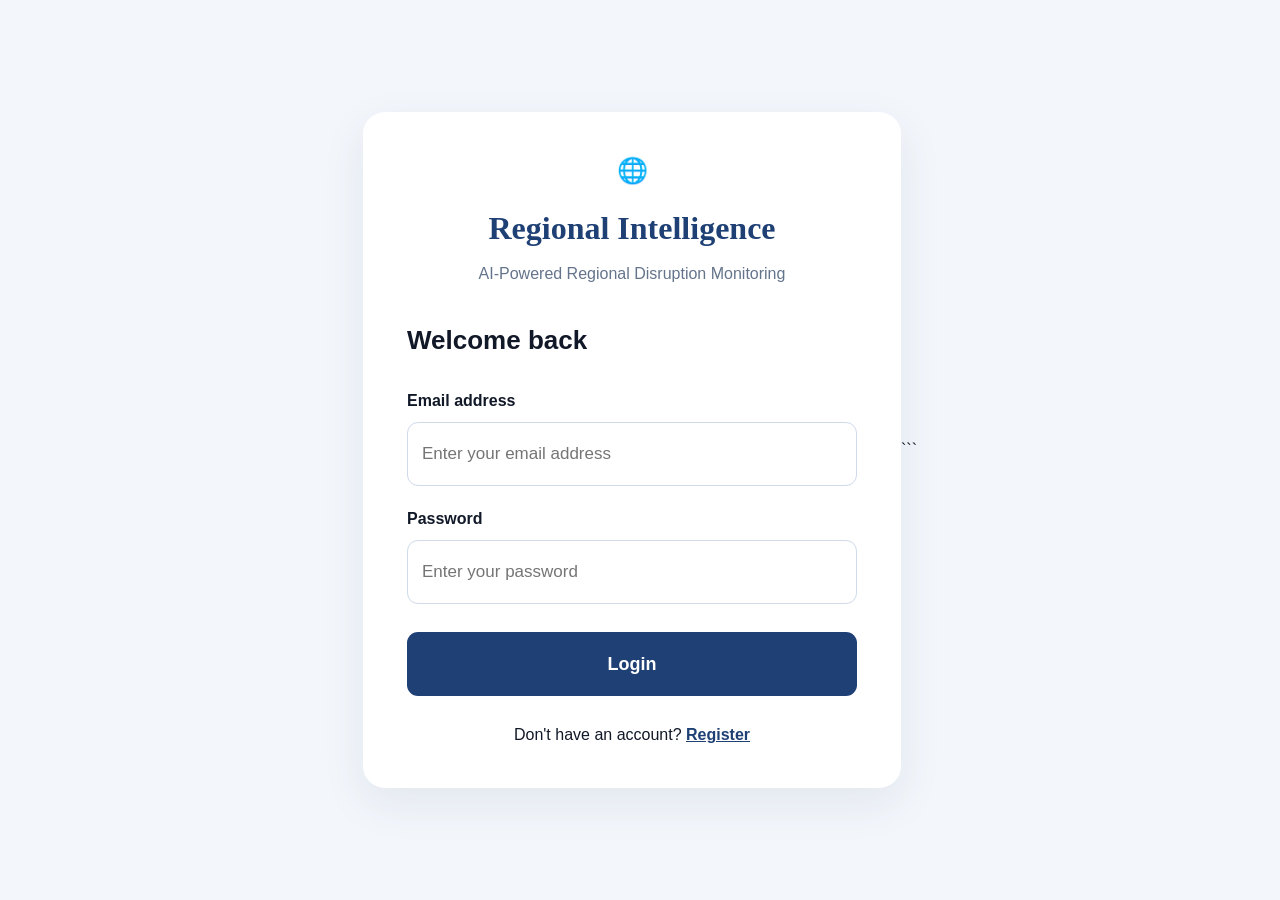
<file: frontend/login.html>
<!-- 
<!DOCTYPE html>
<html lang="en">
<head>
  <meta charset="UTF-8">
  <meta name="viewport" content="width=device-width, initial-scale=1.0">
  <title>Regional Intelligence | Login</title>
  <link rel="preconnect" href="https://fonts.googleapis.com">
  <link href="https://fonts.googleapis.com/css2?family=DM+Serif+Display&family=Inter:wght@400;500;600;700&display=swap" rel="stylesheet">
  <link rel="stylesheet" href="stylenew.css">
  <style>
    body {
      min-height: 100vh;
      display: grid;
      place-items: center;
      background: #f4f7fb;
      font-family: Inter, sans-serif;
      padding: 24px;
    }
    .auth-card {
      width: 100%;
      max-width: 430px;
      background: white;
      padding: 36px;
      border-radius: 16px;
      box-shadow: 0 12px 40px #1b3a6b18;
    }
    .auth-brand { text-align: center; margin-bottom: 28px; }
    .auth-brand i { font-size: 34px; color: #1b3a6b; }
    .auth-brand h1 {
      font-family: "DM Serif Display", serif;
      color: #1b3a6b;
      font-size: 27px;
      margin: 12px 0 6px;
    }
    .auth-brand p { color: #68758a; font-size: 13px; }
    .auth-card h2 { font-size: 21px; margin-bottom: 22px; }
    .auth-card label {
      display: block; font-size: 13px; font-weight: 600;
      margin: 16px 0 7px;
    }
    .auth-card input {
      box-sizing: border-box; width: 100%; padding: 12px;
      border: 1px solid #d8deea; border-radius: 8px;
      font: inherit; outline-color: #1b3a6b;
    }
    .auth-card button {
      width: 100%; margin-top: 22px; padding: 13px;
      border: 0; border-radius: 8px; background: #1b3a6b;
      color: white; font: inherit; font-weight: 600; cursor: pointer;
    }
    .auth-card button:disabled { opacity: .6; cursor: wait; }
    .auth-switch { text-align: center; font-size: 13px; margin-top: 20px; }
    .auth-switch a { color: #1b3a6b; font-weight: 600; cursor: pointer; }
    #message { font-size: 13px; margin-top: 14px; overflow-wrap: anywhere; }
  </style>
</head>
<body>
  <section class="auth-card">
    <div class="auth-brand">
      <i class="fa-solid fa-globe"></i>
      <h1>Regional Intelligence</h1>
      <p>AI-Powered Regional Disruption Monitoring</p>
    </div>

    <h2 id="form-title">Welcome back</h2>

    <form id="auth-form">
      <label for="email">Email address</label>
      <input id="email" type="email" autocomplete="email" required>

      <label for="password">Password</label>
      <input id="password" type="password" minlength="8"
             autocomplete="current-password" required>

      <button id="submit-btn" type="submit">Login</button>
    </form>

    <p id="message" role="status"></p>

    <p class="auth-switch">
      <span id="switch-text">Don't have an account?</span>
      <a href="#" id="switch-mode">Register</a>
    </p>
  </section>

  <script src="https://cdnjs.cloudflare.com/ajax/libs/font-awesome/6.5.0/js/all.min.js"></script>
  <script>
    const API = "http://127.0.0.1:8000";
    let isRegister = false;

    const form = document.getElementById("auth-form");
    const title = document.getElementById("form-title");
    const button = document.getElementById("submit-btn");
    const message = document.getElementById("message");
    const password = document.getElementById("password");
    const switchText = document.getElementById("switch-text");
    const switchMode = document.getElementById("switch-mode");

    switchMode.addEventListener("click", (event) => {
      event.preventDefault();
      isRegister = !isRegister;

      title.textContent = isRegister ? "Create your account" : "Welcome back";
      button.textContent = isRegister ? "Register" : "Login";
      switchText.textContent = isRegister
        ? "Already have an account?"
        : "Don't have an account?";
      switchMode.textContent = isRegister ? "Login" : "Register";
      password.autocomplete = isRegister ? "new-password" : "current-password";
      message.textContent = "";
    });

    form.addEventListener("submit", async (event) => {
      event.preventDefault();
      button.disabled = true;
      message.textContent = "Please wait...";
      message.style.color = "#68758a";

      const email = document.getElementById("email").value.trim();
      const pass = password.value;

      try {
        let response;

        if (isRegister) {
          response = await fetch(`${API}/auth/register`, {
            method: "POST",
            headers: { "Content-Type": "application/json" },
            body: JSON.stringify({ email, password: pass })
          });
        } else {
          const data = new URLSearchParams();
          data.set("username", email);
          data.set("password", pass);

          response = await fetch(`${API}/auth/login`, {
            method: "POST",
            headers: {
              "Content-Type": "application/x-www-form-urlencoded"
            },
            body: data
          });
        }

        const result = await response.json();

        if (!response.ok) {
          throw new Error(result.detail || result.message || "Request failed.");
        }

        if (isRegister) {
          message.style.color = "green";
          message.textContent = "Registration successful. You can now log in.";
          isRegister = false;
          title.textContent = "Welcome back";
          button.textContent = "Login";
          switchText.textContent = "Don't have an account?";
          switchMode.textContent = "Register";
          password.value = "";
          password.autocomplete = "current-password";
        } else {
          localStorage.setItem("access_token", result.access_token);
          localStorage.setItem("user", JSON.stringify(result.user));
          window.location.replace("index.html");
        }
      } catch (error) {
        message.style.color = "#c62828";
        message.textContent =
          error.message.includes("Failed to fetch")
            ? "Cannot connect to the backend. Check that FastAPI is running."
            : error.message;
      } finally {
        button.disabled = false;
      }
    });
  </script>
</body>
</html>
``` -->


<!DOCTYPE html>
<html lang="en">
<head>
    <meta charset="UTF-8">
    <meta name="viewport" content="width=device-width, initial-scale=1.0">
    <title>Regional Intelligence - Login</title>

    <style>
        * {
            box-sizing: border-box;
        }

        body {
            margin: 0;
            min-height: 100vh;
            display: flex;
            justify-content: center;
            align-items: center;
            background: #f3f6fb;
            font-family: Arial, Helvetica, sans-serif;
            color: #111827;
            padding: 24px;
        }

        .container {
            width: 100%;
            max-width: 538px;
            background: white;
            padding: 44px;
            border-radius: 22px;
            box-shadow: 0 15px 45px rgba(30, 58, 95, 0.08);
        }

        .brand {
            text-align: center;
            margin-bottom: 42px;
        }

        .brand-icon {
            font-size: 25px;
            margin-bottom: 25px;
        }

        .brand h1 {
            color: #1e4075;
            font-family: Georgia, serif;
            font-size: 32px;
            margin: 0 0 18px;
        }

        .brand p {
            color: #64748b;
            font-size: 16px;
            margin: 0;
        }

        h2 {
            font-size: 26px;
            margin: 0 0 36px;
        }

        .field {
            margin-bottom: 24px;
        }

        label {
            display: block;
            font-size: 16px;
            font-weight: 600;
            margin-bottom: 12px;
        }

        input {
            width: 100%;
            height: 64px;
            padding: 14px;
            border: 1px solid #cfdaea;
            border-radius: 11px;
            font-size: 17px;
            outline: none;
        }

        input:focus {
            border-color: #1e4075;
            box-shadow: 0 0 0 3px rgba(30, 64, 117, 0.1);
        }

        button {
            width: 100%;
            height: 64px;
            border: none;
            border-radius: 11px;
            background: #1e4075;
            color: white;
            font-size: 18px;
            font-weight: 600;
            cursor: pointer;
            margin-top: 4px;
        }

        button:hover {
            background: #17345f;
        }

        button:disabled {
            opacity: 0.65;
            cursor: not-allowed;
        }

        .message {
            margin-top: 20px;
            font-size: 15px;
            line-height: 1.5;
            overflow-wrap: anywhere;
        }

        .success {
            color: #15803d;
        }

        .error {
            color: #b91c1c;
        }

        .switch {
            text-align: center;
            margin-top: 30px;
            font-size: 16px;
        }

        .switch a {
            color: #1e4075;
            font-weight: 600;
            cursor: pointer;
            text-decoration: underline;
        }

        .hidden {
            display: none;
        }

        @media (max-width: 560px) {
            .container {
                padding: 28px 22px;
            }

            .brand h1 {
                font-size: 27px;
            }
        }
    </style>
</head>

<body>
    <main class="container">
        <header class="brand">
            <div class="brand-icon">🌐</div>
            <h1>Regional Intelligence</h1>
            <p>AI-Powered Regional Disruption Monitoring</p>
        </header>

        <!-- LOGIN FORM -->
        <section id="login-section">
            <h2>Welcome back</h2>

            <form id="login-form" novalidate>
                <div class="field">
                    <label for="login-email">Email address</label>
                    <input
                        type="email"
                        id="login-email"
                        name="email"
                        placeholder="Enter your email address"
                        autocomplete="email"
                        maxlength="254"
                        required
                    >
                </div>

                <div class="field">
                    <label for="login-password">Password</label>
                    <input
                        type="password"
                        id="login-password"
                        name="password"
                        placeholder="Enter your password"
                        autocomplete="current-password"
                        required
                    >
                </div>

                <button type="submit" id="login-button">Login</button>
                <div id="login-message" class="message" role="status" aria-live="polite"></div>
            </form>

            <div class="switch">
                Don't have an account?
                <a href="#" id="show-register">Register</a>
            </div>
        </section>

        <!-- REGISTRATION FORM -->
        <section id="register-section" class="hidden">
            <h2>Create account</h2>

            <form id="register-form" novalidate>
                <div class="field">
                    <label for="register-email">Email address</label>
                    <input
                        type="email"
                        id="register-email"
                        name="email"
                        placeholder="Enter your email address"
                        autocomplete="email"
                        maxlength="254"
                        required
                    >
                </div>

                <div class="field">
                    <label for="register-password">Password</label>
                    <input
                        type="password"
                        id="register-password"
                        name="password"
                        placeholder="Create a password"
                        autocomplete="new-password"
                        minlength="8"
                        required
                    >
                </div>

                <div class="field">
                    <label for="confirm-password">Confirm password</label>
                    <input
                        type="password"
                        id="confirm-password"
                        name="confirm-password"
                        placeholder="Re-enter your password"
                        autocomplete="new-password"
                        required
                    >
                </div>

                <button type="submit" id="register-button">Register</button>
                <div id="register-message" class="message" role="status" aria-live="polite"></div>
            </form>

            <div class="switch">
                Already have an account?
                <a href="#" id="show-login">Login</a>
            </div>
        </section>
    </main>

    <script>
        // Local development backend.
        // For deployment, replace this with your deployed Render backend URL.
        //const API = "http://127.0.0.1:8000";
        const API = "https://regional-intelligence-backend.onrender.com";

        const loginSection = document.getElementById("login-section");
        const registerSection = document.getElementById("register-section");

        function showMessage(element, message, type) {
            element.textContent = message;
            element.className = "message " + type;
        }

        function clearMessages() {
            document.querySelectorAll(".message").forEach(element => {
                element.textContent = "";
                element.className = "message";
            });
        }

        function showLogin() {
            clearMessages();
            registerSection.classList.add("hidden");
            loginSection.classList.remove("hidden");
        }

        function showRegister() {
            clearMessages();
            loginSection.classList.add("hidden");
            registerSection.classList.remove("hidden");
        }

        document.getElementById("show-register").addEventListener("click", event => {
            event.preventDefault();
            showRegister();
        });

        document.getElementById("show-login").addEventListener("click", event => {
            event.preventDefault();
            showLogin();
        });

        // Checks the email structure and requires a domain extension.
        function isValidEmail(email) {
            const value = email.trim();

            if (value.length > 254) {
                return false;
            }

            const pattern =
                /^[a-zA-Z0-9](?:[a-zA-Z0-9._%+-]{0,62}[a-zA-Z0-9])?@[a-zA-Z0-9](?:[a-zA-Z0-9-]{0,61}[a-zA-Z0-9])?(?:\.[a-zA-Z0-9](?:[a-zA-Z0-9-]{0,61}[a-zA-Z0-9])?)*\.[a-zA-Z]{2,}$/;

            return pattern.test(value);
        }

        function validateEmail(input, messageElement) {
            const email = input.value.trim();

            if (!email) {
                showMessage(messageElement, "Please enter your email address.", "error");
                input.focus();
                return false;
            }

            if (!isValidEmail(email)) {
                showMessage(
                    messageElement,
                    "Please enter a valid email, such as name@gmail.com.",
                    "error"
                );
                input.focus();
                return false;
            }

            return true;
        }

        // LOGIN
        document.getElementById("login-form").addEventListener("submit", async event => {
            event.preventDefault();

            const emailInput = document.getElementById("login-email");
            const passwordInput = document.getElementById("login-password");
            const message = document.getElementById("login-message");
            const button = document.getElementById("login-button");

            if (!validateEmail(emailInput, message)) return;

            if (!passwordInput.value) {
                showMessage(message, "Please enter your password.", "error");
                passwordInput.focus();
                return;
            }

            button.disabled = true;
            button.textContent = "Logging in...";
            showMessage(message, "Connecting to server...", "");

            try {
                const body = new URLSearchParams();
                body.append("username", emailInput.value.trim());
                body.append("password", passwordInput.value);

                const response = await fetch(`${API}/auth/login`, {
                    method: "POST",
                    headers: {
                        "Content-Type": "application/x-www-form-urlencoded"
                    },
                    body: body.toString()
                });

                const data = await response.json();

                if (!response.ok) {
                    throw new Error(data.detail || data.message || "Login failed. Check your credentials.");
                }

                if (!data.access_token) {
                    throw new Error("The server did not return an access token.");
                }

                localStorage.setItem("access_token", data.access_token);

                if (data.user) {
                    localStorage.setItem("user", JSON.stringify(data.user));
                }

                showMessage(message, "Login successful. Redirecting...", "success");

                window.location.href = "index.html";

            } catch (error) {
                showMessage(
                    message,
                    error.message || "Unable to connect to the server.",
                    "error"
                );
            } finally {
                button.disabled = false;
                button.textContent = "Login";
            }
        });

        // REGISTRATION
        document.getElementById("register-form").addEventListener("submit", async event => {
            event.preventDefault();

            const emailInput = document.getElementById("register-email");
            const passwordInput = document.getElementById("register-password");
            const confirmInput = document.getElementById("confirm-password");
            const message = document.getElementById("register-message");
            const button = document.getElementById("register-button");

            if (!validateEmail(emailInput, message)) return;

            if (passwordInput.value.length < 8) {
                showMessage(message, "Password must contain at least 8 characters.", "error");
                passwordInput.focus();
                return;
            }

            if (passwordInput.value !== confirmInput.value) {
                showMessage(message, "Passwords do not match.", "error");
                confirmInput.focus();
                return;
            }

            button.disabled = true;
            button.textContent = "Registering...";
            showMessage(message, "Creating your account...", "");

            try {
                const response = await fetch(`${API}/auth/register`, {
                    method: "POST",
                    headers: {
                        "Content-Type": "application/json"
                    },
                    body: JSON.stringify({
                        email: emailInput.value.trim(),
                        password: passwordInput.value
                    })
                });

                const data = await response.json();

                if (!response.ok) {
                    throw new Error(
                        data.detail || data.message || "Registration failed."
                    );
                }

                showMessage(
                    message,
                    "Registration successful. You can now log in.",
                    "success"
                );

                document.getElementById("login-email").value = emailInput.value.trim();
                passwordInput.value = "";
                confirmInput.value = "";

                setTimeout(showLogin, 1200);

            } catch (error) {
                showMessage(
                    message,
                    error.message || "Unable to connect to the server.",
                    "error"
                );
            } finally {
                button.disabled = false;
                button.textContent = "Register";
            }
        });
    </script>
</body>
</html>
```
</file>
<file: frontend/stylenew.css>
:root {
  --page-bg:     #F7F8FA;
  --surface:     #FFFFFF;
  --surface-2:   #F0F2F5;

  --navy:        #1B3A6B;
  --navy-light:  #2A5298;
  --navy-faint:  #EEF2FA;

  --sky:         #3B82F6;
  --sky-light:   #DBEAFE;
  --sky-faint:   #EFF6FF;

  --green:       #16A34A;
  --green-light: #DCFCE7;
  --green-faint: #F0FDF4;

  --amber:       #D97706;
  --amber-light: #FEF3C7;
  --amber-faint: #FFFBEB;

  --red:         #DC2626;
  --red-light:   #FEE2E2;
  --red-faint:   #FEF2F2;

  --ink:         #111827;
  --ink-2:       #374151;
  --ink-3:       #6B7280;
  --ink-4:       #9CA3AF;
  --border:      #E5E7EB;
  --border-strong: #D1D5DB;

  --font-display: 'DM Serif Display', Georgia, serif;
  --font-body:    'Inter', system-ui, -apple-system, sans-serif;

  --radius-sm:  6px;
  --radius-md:  10px;
  --radius-lg:  14px;
  --radius-xl:  20px;

  --shadow-xs:  0 1px 3px rgba(0,0,0,0.06), 0 1px 2px rgba(0,0,0,0.04);
  --shadow-sm:  0 2px 8px rgba(0,0,0,0.07), 0 1px 3px rgba(0,0,0,0.05);
  --shadow-md:  0 4px 16px rgba(0,0,0,0.08), 0 2px 6px rgba(0,0,0,0.05);
  --shadow-lg:  0 8px 32px rgba(0,0,0,0.10), 0 4px 12px rgba(0,0,0,0.06);

  --transition: 180ms cubic-bezier(0.4, 0, 0.2, 1);
  --transition-slow: 320ms cubic-bezier(0.4, 0, 0.2, 1);
}

/* ── RESET ───────────────────────────────────────────────────── */
*, *::before, *::after { box-sizing: border-box; margin: 0; padding: 0; }

html { font-size: 16px; scroll-behavior: smooth; }

body {
  font-family: var(--font-body);
  background: var(--page-bg);
  color: var(--ink);
  min-height: 100vh;
  display: flex;
  flex-direction: column;
  line-height: 1.6;
  -webkit-font-smoothing: antialiased;
  -moz-osx-font-smoothing: grayscale;
}

/* ── CONTAINER ───────────────────────────────────────────────── */
.container {
  width: 100%;
  max-width: 1100px;
  margin-left: auto;
  margin-right: auto;
  padding-left: 32px;
  padding-right: 32px;
}

/* ── HEADER ──────────────────────────────────────────────────── */
.site-header {
  background: var(--surface);
  border-bottom: 1px solid var(--border);
  box-shadow: var(--shadow-xs);
  position: sticky;
  top: 0;
  z-index: 50;
}

.header-inner {
  display: flex;
  align-items: center;
  padding-top: 18px;
  padding-bottom: 18px;
}

.header-brand {
  display: flex;
  align-items: center;
  gap: 16px;
}

.brand-mark {
  width: 44px;
  height: 44px;
  border-radius: var(--radius-md);
  background: var(--navy);
  display: flex;
  align-items: center;
  justify-content: center;
  color: #fff;
  font-size: 18px;
  flex-shrink: 0;
  box-shadow: 0 2px 8px rgba(27,58,107,0.3);
}

.brand-title {
  font-family: var(--font-display);
  font-size: 22px;
  font-weight: 400;
  color: var(--navy);
  line-height: 1.2;
  letter-spacing: -0.01em;
}

.brand-subtitle {
  font-size: 12.5px;
  color: var(--ink-3);
  font-weight: 400;
  margin-top: 1px;
}

/* ── MAIN ────────────────────────────────────────────────────── */
.main { flex: 1; }

/* ── SEARCH SECTION ──────────────────────────────────────────── */
.search-section {
  background: var(--surface);
  border-bottom: 1px solid var(--border);
  padding: 48px 0 40px;
}

.search-container {
  max-width: 680px;
}

.search-label {
  font-size: 13px;
  font-weight: 500;
  color: var(--ink-3);
  text-transform: uppercase;
  letter-spacing: 0.07em;
  margin-bottom: 14px;
}

.search-row {
  display: flex;
  gap: 10px;
  align-items: stretch;
}

.input-wrap {
  flex: 1;
  position: relative;
}

.input-prefix-icon {
  position: absolute;
  left: 16px;
  top: 50%;
  transform: translateY(-50%);
  color: var(--ink-4);
  font-size: 14px;
  pointer-events: none;
  transition: color var(--transition);
}

.input-wrap:focus-within .input-prefix-icon {
  color: var(--sky);
}

.search-input {
  width: 100%;
  height: 50px;
  padding: 0 16px 0 44px;
  border: 1.5px solid var(--border-strong);
  border-radius: var(--radius-md);
  font-family: var(--font-body);
  font-size: 15px;
  color: var(--ink);
  background: var(--surface);
  outline: none;
  transition: border-color var(--transition), box-shadow var(--transition);
}

.search-input::placeholder {
  color: var(--ink-4);
  font-weight: 300;
}

.search-input:focus {
  border-color: var(--sky);
  box-shadow: 0 0 0 3px rgba(59,130,246,0.12);
}

.search-input.input-invalid {
  border-color: var(--red);
  box-shadow: 0 0 0 3px rgba(220,38,38,0.10);
}

.btn-analyze {
  display: inline-flex;
  align-items: center;
  gap: 8px;
  height: 50px;
  padding: 0 26px;
  background: var(--navy);
  border: none;
  border-radius: var(--radius-md);
  color: #fff;
  font-family: var(--font-body);
  font-size: 14px;
  font-weight: 600;
  cursor: pointer;
  letter-spacing: 0.01em;
  white-space: nowrap;
  transition: background var(--transition), box-shadow var(--transition), transform var(--transition);
  box-shadow: 0 2px 8px rgba(27,58,107,0.25);
}

.btn-analyze:hover {
  background: var(--navy-light);
  box-shadow: 0 4px 14px rgba(27,58,107,0.3);
  transform: translateY(-1px);
}

.btn-analyze:active {
  transform: translateY(0);
  box-shadow: 0 1px 4px rgba(27,58,107,0.2);
}

.input-error {
  display: flex;
  align-items: center;
  gap: 7px;
  margin-top: 10px;
  font-size: 13px;
  color: var(--red);
  font-weight: 500;
}

/* ── OUTPUT REGION ───────────────────────────────────────────── */
.output-region {
  padding-top: 44px;
  padding-bottom: 80px;
  display: flex;
  flex-direction: column;
  gap: 36px;
}

/* ── SECTION EYEBROW ─────────────────────────────────────────── */
.section-eyebrow {
  display: flex;
  align-items: center;
  gap: 14px;
  margin-bottom: 18px;
}

.eyebrow-label {
  display: flex;
  align-items: center;
  gap: 7px;
  font-size: 12px;
  font-weight: 700;
  color: var(--navy);
  text-transform: uppercase;
  letter-spacing: 0.10em;
}

.eyebrow-divider {
  flex: none;
  width: 1px;
  height: 16px;
  background: var(--border-strong);
}

.eyebrow-sub {
  font-size: 12px;
  color: var(--ink-3);
  letter-spacing: 0.04em;
  text-transform: uppercase;
  font-weight: 500;
}

.events-tally {
  margin-left: auto;
  font-size: 12px;
  font-weight: 600;
  color: var(--amber);
  background: var(--amber-faint);
  border: 1px solid var(--amber-light);
  padding: 3px 12px;
  border-radius: 20px;
  letter-spacing: 0.04em;
}

/* ── CARD (base) ─────────────────────────────────────────────── */
.card {
  background: var(--surface);
  border: 1px solid var(--border);
  border-radius: var(--radius-lg);
  box-shadow: var(--shadow-sm);
  overflow: hidden;
  transition: box-shadow var(--transition), transform var(--transition);
}

.card:hover {
  box-shadow: var(--shadow-md);
  transform: translateY(-1px);
}

.card-header {
  padding: 14px 22px 12px;
  border-bottom: 1px solid var(--border);
  background: var(--page-bg);
}

.card-label {
  font-size: 11px;
  font-weight: 700;
  color: var(--ink-3);
  text-transform: uppercase;
  letter-spacing: 0.12em;
}

/* ── SUMMARY GRID ────────────────────────────────────────────── */
.summary-grid {
  display: grid;
  grid-template-columns: 1fr 1fr;
  gap: 20px;
}

/* ── WEATHER CARD ────────────────────────────────────────────── */
.weather-card {
  border-top: 3px solid var(--sky);
}

.weather-body {
  display: flex;
  align-items: center;
  gap: 22px;
  padding: 26px 22px;
}

.weather-icon-circle {
  width: 64px;
  height: 64px;
  border-radius: 50%;
  background: var(--sky-faint);
  border: 1.5px solid var(--sky-light);
  display: flex;
  align-items: center;
  justify-content: center;
  font-size: 26px;
  color: var(--sky);
  flex-shrink: 0;
  transition: background var(--transition);
}

.weather-temp {
  font-size: 36px;
  font-weight: 700;
  color: var(--ink);
  line-height: 1;
  letter-spacing: -0.02em;
}

.weather-condition {
  font-size: 15px;
  font-weight: 600;
  color: var(--ink-2);
  margin-top: 5px;
  text-transform: capitalize;
}

.weather-desc {
  font-size: 13px;
  color: var(--ink-3);
  margin-top: 2px;
  font-weight: 400;
  text-transform: capitalize;
}

/* ── STATUS CARD ─────────────────────────────────────────────── */
.status-card {
  border-top: 3px solid var(--border-strong);
  transition: border-color var(--transition-slow), box-shadow var(--transition);
}

.status-card.status-clear     { border-top-color: var(--green); }
.status-card.status-disruption { border-top-color: var(--amber); }

.status-body {
  display: flex;
  align-items: center;
  gap: 22px;
  padding: 26px 22px;
}

.status-icon-wrap {
  width: 64px;
  height: 64px;
  border-radius: 50%;
  display: flex;
  align-items: center;
  justify-content: center;
  font-size: 26px;
  flex-shrink: 0;
  transition: background var(--transition-slow), border-color var(--transition-slow), color var(--transition-slow);
  background: var(--surface-2);
  border: 1.5px solid var(--border);
  color: var(--ink-4);
}

.status-icon-wrap.is-clear {
  background: var(--green-faint);
  border-color: var(--green-light);
  color: var(--green);
}

.status-icon-wrap.is-disruption {
  background: var(--amber-faint);
  border-color: var(--amber-light);
  color: var(--amber);
}

.status-headline {
  font-size: 17px;
  font-weight: 700;
  color: var(--ink);
  line-height: 1.3;
}

.status-headline.is-clear       { color: var(--green); }
.status-headline.is-disruption  { color: var(--amber); }

.status-sub {
  font-size: 13px;
  color: var(--ink-3);
  margin-top: 3px;
  font-weight: 400;
}

.status-count-row {
  display: flex;
  align-items: center;
  gap: 8px;
  margin-top: 12px;
}

.count-badge {
  display: inline-flex;
  align-items: center;
  justify-content: center;
  min-width: 32px;
  height: 28px;
  padding: 0 10px;
  border-radius: 20px;
  font-size: 14px;
  font-weight: 700;
  background: var(--navy-faint);
  color: var(--navy);
  transition: background var(--transition-slow), color var(--transition-slow);
}

.count-badge.is-disruption {
  background: var(--amber-light);
  color: var(--amber);
}

.count-label {
  font-size: 13px;
  color: var(--ink-3);
}

/* ── LOADING PANEL ───────────────────────────────────────────── */
.loading-panel {
  padding: 60px 40px;
}

.loading-inner {
  display: flex;
  flex-direction: column;
  align-items: center;
  text-align: center;
  max-width: 420px;
  margin: 0 auto;
  gap: 20px;
}

.spinner-wrap {
  position: relative;
  width: 72px;
  height: 72px;
  display: flex;
  align-items: center;
  justify-content: center;
}

.spinner-svg {
  position: absolute;
  inset: 0;
  width: 100%;
  height: 100%;
  animation: spin 1.4s linear infinite;
}

.spinner-track {
  stroke: var(--border);
}

.spinner-arc {
  stroke: var(--sky);
  stroke-dasharray: 90 216;
  animation: arc-dash 1.4s ease-in-out infinite;
}

@keyframes spin { to { transform: rotate(360deg); } }

@keyframes arc-dash {
  0%   { stroke-dasharray: 10 296; stroke-dashoffset: 0; }
  50%  { stroke-dasharray: 130 166; }
  100% { stroke-dasharray: 10 296; stroke-dashoffset: -296; }
}

.spinner-globe {
  position: relative;
  z-index: 1;
  font-size: 22px;
  color: var(--navy);
  animation: globe-pulse 2s ease-in-out infinite;
}

@keyframes globe-pulse {
  0%, 100% { opacity: 0.7; }
  50%       { opacity: 1; }
}

.loading-title {
  font-size: 17px;
  font-weight: 700;
  color: var(--ink);
  letter-spacing: -0.01em;
}

.loading-body {
  font-size: 13.5px;
  color: var(--ink-3);
  line-height: 1.7;
  font-weight: 400;
}

.loading-steps {
  list-style: none;
  text-align: left;
  width: 100%;
  border: 1px solid var(--border);
  border-radius: var(--radius-md);
  background: var(--page-bg);
  overflow: hidden;
}

.lstep {
  display: flex;
  align-items: center;
  gap: 10px;
  padding: 11px 18px;
  font-size: 13px;
  color: var(--ink-4);
  border-bottom: 1px solid var(--border);
  transition: background var(--transition), color var(--transition);
}

.lstep:last-child { border-bottom: none; }

.lstep i { font-size: 12px; flex-shrink: 0; }

.lstep.is-active {
  background: var(--sky-faint);
  color: var(--sky);
  font-weight: 600;
}

.lstep.is-active i { color: var(--sky); }

.lstep.is-done {
  color: var(--green);
}

.lstep.is-done i::before { content: "\f058"; font-family: "Font Awesome 6 Free"; font-weight: 900; }

/* ── EVENT CARDS ─────────────────────────────────────────────── */
.events-list {
  display: flex;
  flex-direction: column;
  gap: 14px;
}

.event-card {
  background: var(--surface);
  border: 1px solid var(--border);
  border-left: 4px solid var(--amber);
  border-radius: var(--radius-md);
  box-shadow: var(--shadow-xs);
  padding: 22px 24px;
  display: grid;
  grid-template-columns: 1fr auto;
  gap: 20px;
  align-items: start;
  transition: box-shadow var(--transition), transform var(--transition);
  opacity: 0;
  transform: translateY(8px);
}

.event-card.visible {
  opacity: 1;
  transform: translateY(0);
  transition: opacity 0.3s ease, transform 0.3s ease, box-shadow var(--transition);
}

.event-card:hover {
  box-shadow: var(--shadow-md);
  transform: translateY(-2px);
}

.event-headline {
  font-size: 15px;
  font-weight: 600;
  color: var(--ink);
  line-height: 1.45;
  margin-bottom: 12px;
}

.event-badges {
  display: flex;
  flex-wrap: wrap;
  gap: 7px;
  margin-bottom: 14px;
}

.badge {
  display: inline-flex;
  align-items: center;
  gap: 5px;
  padding: 3px 10px;
  border-radius: 20px;
  font-size: 11px;
  font-weight: 600;
  letter-spacing: 0.04em;
  border: 1px solid transparent;
}

.badge-category {
  background: var(--sky-light);
  color: #1D4ED8;
  border-color: #BFDBFE;
}

.badge-sector {
  background: var(--amber-light);
  color: #92400E;
  border-color: #FDE68A;
}

.badge-service {
  background: var(--surface-2);
  color: var(--ink-2);
  border-color: var(--border);
}

.event-source {
  font-size: 12px;
  color: var(--ink-3);
  display: flex;
  align-items: center;
  gap: 6px;
}

.event-source strong {
  color: var(--ink-2);
  font-weight: 500;
}

.event-action {
  flex-shrink: 0;
}

.btn-article {
  display: inline-flex;
  align-items: center;
  gap: 7px;
  padding: 9px 16px;
  background: var(--navy-faint);
  border: 1px solid #C7D4EC;
  border-radius: var(--radius-sm);
  color: var(--navy);
  font-size: 12px;
  font-weight: 600;
  text-decoration: none;
  letter-spacing: 0.02em;
  white-space: nowrap;
  cursor: pointer;
  transition: background var(--transition), border-color var(--transition), color var(--transition), transform var(--transition);
}

.btn-article:hover {
  background: var(--navy);
  border-color: var(--navy);
  color: #fff;
  transform: translateY(-1px);
}

/* ── EMPTY STATE ─────────────────────────────────────────────── */
.empty-card {
  background: var(--surface);
  border: 1px solid var(--border);
  border-top: 3px solid var(--green);
  border-radius: var(--radius-lg);
  box-shadow: var(--shadow-sm);
  padding: 56px 40px;
  text-align: center;
  max-width: 600px;
  margin: 0 auto;
}

.empty-icon {
  font-size: 44px;
  color: var(--green);
  margin-bottom: 20px;
  line-height: 1;
}

.empty-title {
  font-size: 20px;
  font-weight: 700;
  color: var(--ink);
  margin-bottom: 12px;
  letter-spacing: -0.01em;
}

.empty-body {
  font-size: 14px;
  color: var(--ink-3);
  line-height: 1.75;
  margin-bottom: 28px;
}

.empty-body strong {
  color: var(--ink-2);
  font-weight: 600;
}

.empty-checks {
  display: flex;
  justify-content: center;
  flex-wrap: wrap;
  gap: 12px 24px;
}

.check-item {
  display: flex;
  align-items: center;
  gap: 7px;
  font-size: 13px;
  font-weight: 500;
  color: var(--green);
}

/* ── ERROR STATE ─────────────────────────────────────────────── */
.error-card {
  background: var(--surface);
  border: 1px solid var(--border);
  border-top: 3px solid var(--red);
  border-radius: var(--radius-lg);
  box-shadow: var(--shadow-sm);
  padding: 36px 36px;
  display: flex;
  align-items: flex-start;
  gap: 24px;
}

.error-icon {
  font-size: 28px;
  color: var(--red);
  flex-shrink: 0;
  margin-top: 2px;
}

.error-title {
  font-size: 17px;
  font-weight: 700;
  color: var(--ink);
  margin-bottom: 8px;
}

.error-body {
  font-size: 14px;
  color: var(--ink-3);
  line-height: 1.65;
  margin-bottom: 18px;
}

.btn-retry {
  display: inline-flex;
  align-items: center;
  gap: 8px;
  padding: 9px 20px;
  background: transparent;
  border: 1.5px solid var(--border-strong);
  border-radius: var(--radius-sm);
  color: var(--ink-2);
  font-family: var(--font-body);
  font-size: 13px;
  font-weight: 600;
  cursor: pointer;
  transition: all var(--transition);
}

.btn-retry:hover {
  border-color: var(--navy);
  color: var(--navy);
  background: var(--navy-faint);
}

/* ── FOOTER ──────────────────────────────────────────────────── */
.site-footer {
  background: var(--surface);
  border-top: 1px solid var(--border);
  padding: 18px 0;
  margin-top: auto;
}

.footer-inner {
  display: flex;
  align-items: center;
  justify-content: space-between;
  font-size: 12px;
  color: var(--ink-4);
}

/* ── UTILITIES ───────────────────────────────────────────────── */
[hidden] { display: none !important; }

/* ── ANIMATIONS ──────────────────────────────────────────────── */
@keyframes fade-slide-up {
  from { opacity: 0; transform: translateY(12px); }
  to   { opacity: 1; transform: translateY(0); }
}

.animate-in {
  animation: fade-slide-up 0.35s ease forwards;
}

/* ── RESPONSIVE ──────────────────────────────────────────────── */
@media (max-width: 860px) {
  .summary-grid { grid-template-columns: 1fr; }
}

@media (max-width: 640px) {
  .container { padding-left: 16px; padding-right: 16px; }

  .header-inner { padding-top: 14px; padding-bottom: 14px; }
  .brand-title { font-size: 18px; }

  .search-section { padding: 32px 0 28px; }
  .search-row { flex-direction: column; }
  .btn-analyze { height: 48px; width: 100%; justify-content: center; }
  .search-input { height: 48px; }

  .output-region { padding-top: 28px; padding-bottom: 48px; gap: 28px; }

  .loading-panel { padding: 40px 20px; }

  .event-card { grid-template-columns: 1fr; }
  .event-action { display: flex; }
  .btn-article { flex: 1; justify-content: center; }

  .empty-card { padding: 40px 24px; }
  .error-card { flex-direction: column; gap: 16px; }

  .footer-inner { flex-direction: column; gap: 4px; text-align: center; }
}

@media (min-width: 1400px) {
  .container { max-width: 1200px; }
}

/* Reduce motion */
@media (prefers-reduced-motion: reduce) {
  *, *::before, *::after {
    animation-duration: 0.01ms !important;
    transition-duration: 0.01ms !important;
  }
}
</file>
